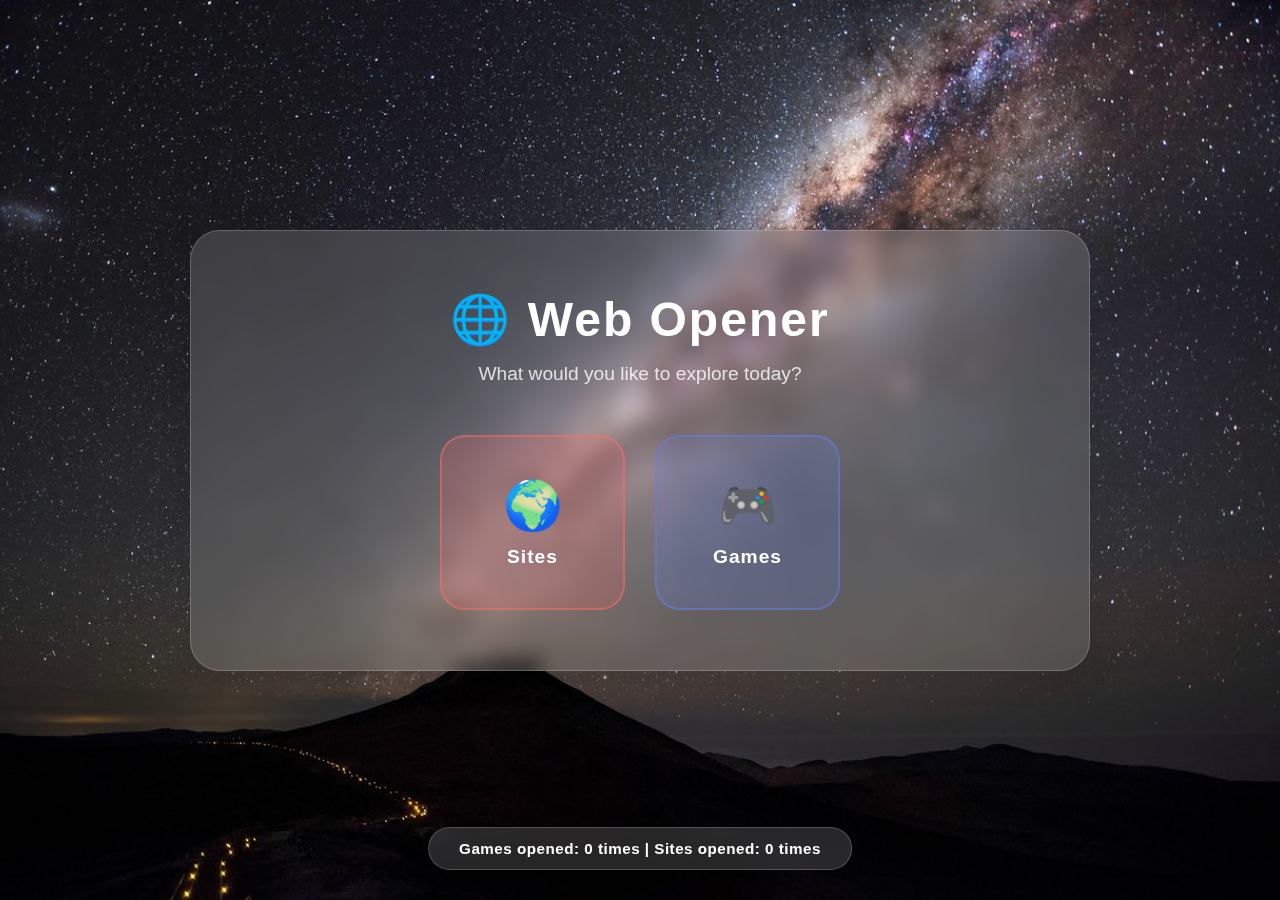
<file: WebOpener_Pers/index.html>
<!DOCTYPE html>
<html lang="en">
<head>
    <meta charset="UTF-8">
    <meta name="viewport" content="width=device-width, initial-scale=1.0">
    <title>Web Opener - Your Gateway to the Web 🌐</title>
    <link rel="stylesheet" href="styles.css">
</head>
<body>
    <div class="container">
        <div class="glass-card center-content">
            <h1 class="title">🌐 Web Opener</h1>
            <p class="subtitle">What would you like to explore today?</p>
            
            <div class="button-grid">
                <a href="sites.html" class="btn btn-primary">
                    <span class="btn-emoji">🌍</span>
                    <span class="btn-text">Sites</span>
                </a>
                <a href="games.html" class="btn btn-secondary">
                    <span class="btn-emoji">🎮</span>
                    <span class="btn-text">Games</span>
                </a>
            </div>
        </div>
    </div>

    <!-- Stats Tracker -->
    <div id="statsTracker">Games opened: 0 times | Sites opened: 0 times</div>

    <script src="tracker.js"></script>
    <script src="animations.js"></script>
    <script src="utils.js"></script>
    <script>
        // Initialize tracker display on page load
        window.addEventListener('load', () => {
            tracker.updateDisplay();
        });
    </script>
</body>
</html>
</file>
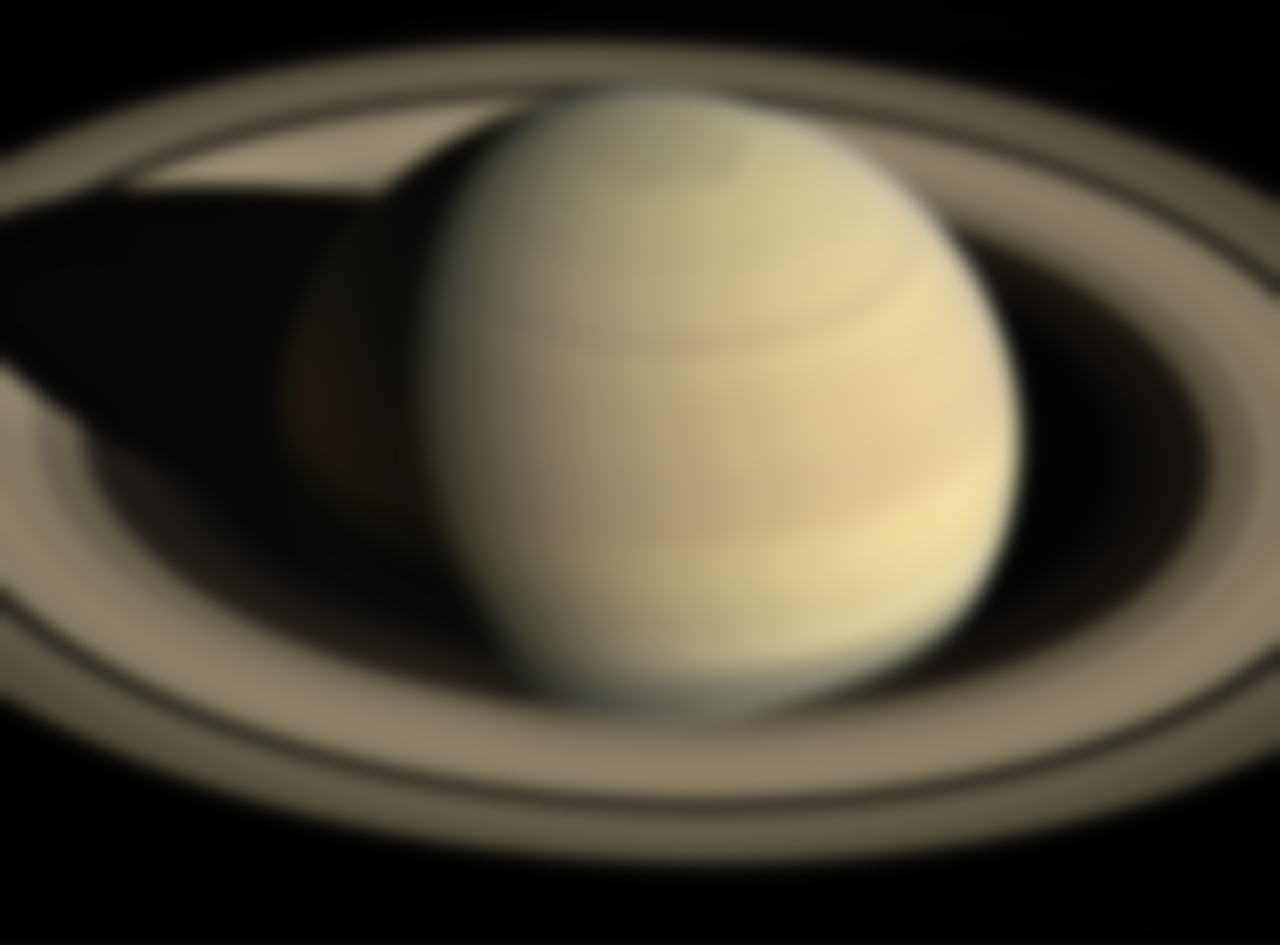
<file: Data_types_count/HTMLREAD/index.html>
<!DOCTYPE html>
<html lang="en">
<head>
    <meta charset="UTF-8">
    <meta name="viewport" content="width=device-width, initial-scale=1.0">
    <title>System Scanner - Readme</title>
    <link rel="stylesheet" href="style.css">
</head>
<body>
    <div class="background-overlay"></div>
    
    <main class="glass-container">
        <div class="content">
            <h1 class="title">System Scanner Tool</h1>
            <p class="subtitle">Advanced Python Analysis Suite</p>
            
            <div class="divider"></div>
            
            <div class="features">
                <div class="feature-item">
                    <h3>Local Scan</h3>
                    <p>Analyze current directory files and statistics.</p>
                </div>
                <div class="feature-item">
                    <h3>Full System</h3>
                    <p>Complete recursive scan of all connected drives.</p>
                </div>
                <div class="feature-item">
                    <h3>Program List</h3>
                    <p>Registry & Steam game detection with size analysis.</p>
                </div>
            </div>

            <div class="footer">
                <p>Created by Radoslaw | Powered by Python</p>
            </div>
        </div>
    </main>

    <script src="script.js"></script>
</body>
</html>
</file>
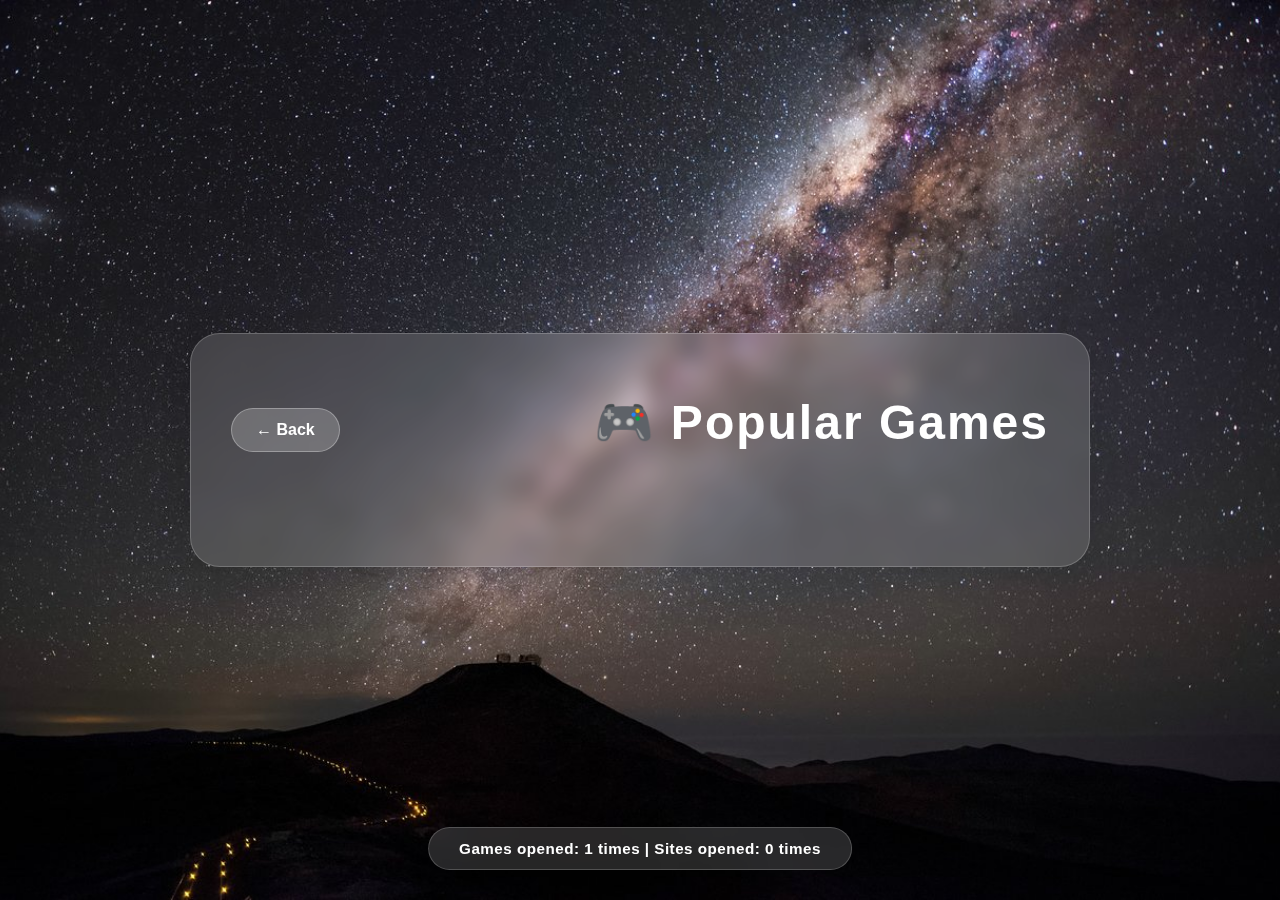
<file: WebOpener_Pers/games.html>
<!DOCTYPE html>
<html lang="en">
<head>
    <meta charset="UTF-8">
    <meta name="viewport" content="width=device-width, initial-scale=1.0">
    <title>🎮 Games - Web Opener</title>
    <link rel="stylesheet" href="styles.css">
</head>
<body>
    <div class="container">
        <div class="glass-card">
            <div class="header">
                <a href="index.html" class="back-btn">← Back</a>
                <h1 class="title">🎮 Popular Games</h1>
            </div>

            <div class="games-grid" id="gamesContainer">
                <!-- Games will be generated by JavaScript -->
            </div>
        </div>
    </div>

    <!-- Stats Tracker -->
    <div id="statsTracker">Games opened: 0 times | Sites opened: 0 times</div>

    <script src="tracker.js"></script>
    <script src="animations.js"></script>
    <script src="utils.js"></script>
    <script>
        document.addEventListener('DOMContentLoaded', () => {
            // Increment games counter when page loads
            tracker.incrementGames();

            // Render games
            const container = document.getElementById('gamesContainer');
            utils.renderItems(container, utils.gamesData, 'game-link');
        });
    </script>
</body>
</html>
</file>
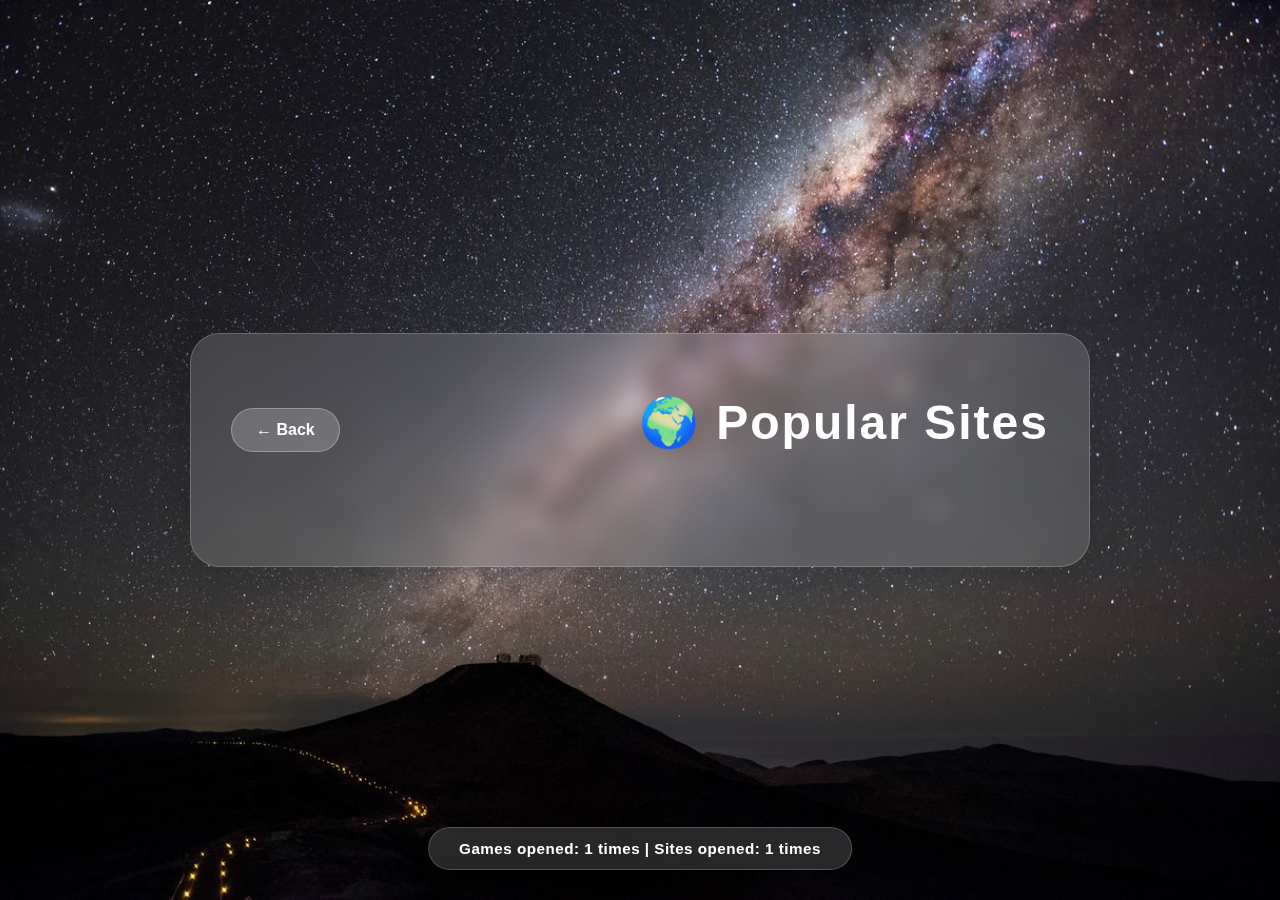
<file: WebOpener_Pers/sites.html>
<!DOCTYPE html>
<html lang="en">
<head>
    <meta charset="UTF-8">
    <meta name="viewport" content="width=device-width, initial-scale=1.0">
    <title>📱 Sites - Web Opener</title>
    <link rel="stylesheet" href="styles.css">
</head>
<body>
    <div class="container">
        <div class="glass-card">
            <div class="header">
                <a href="index.html" class="back-btn">← Back</a>
                <h1 class="title">🌍 Popular Sites</h1>
            </div>

            <div class="sites-grid" id="sitesContainer">
                <!-- Sites will be generated by JavaScript -->
            </div>
        </div>
    </div>

    <!-- Stats Tracker -->
    <div id="statsTracker">Games opened: 0 times | Sites opened: 0 times</div>

    <script src="tracker.js"></script>
    <script src="animations.js"></script>
    <script src="utils.js"></script>
    <script>
        document.addEventListener('DOMContentLoaded', () => {
            // Increment sites counter when page loads
            tracker.incrementSites();

            // Render sites
            const container = document.getElementById('sitesContainer');
            utils.renderItems(container, utils.sitesData, 'site-link');
        });
    </script>
</body>
</html>
</file>
<file: WebOpener_Pers/styles.css>
/* ===== Global Styles ===== */
* {
    margin: 0;
    padding: 0;
    box-sizing: border-box;
}

body {
    font-family: 'Segoe UI', Tahoma, Geneva, Verdana, sans-serif;
    background: url('_DSC7159-CC.jpg') center / cover no-repeat fixed;
    background-attachment: fixed;
    min-height: 100vh;
    display: flex;
    justify-content: center;
    align-items: center;
    overflow-x: hidden;
    position: relative;
}

/* ===== Container & Layout ===== */
.container {
    width: 100%;
    display: flex;
    justify-content: center;
    align-items: center;
    padding: 20px;
    min-height: 100vh;
}

.center-content {
    display: flex;
    flex-direction: column;
    justify-content: center;
    align-items: center;
    text-align: center;
}

/* ===== Glass Card Effect ===== */
.glass-card {
    background: rgba(255, 255, 255, 0.15);
    backdrop-filter: blur(10px);
    border-radius: 30px;
    padding: 60px 40px;
    max-width: 900px;
    width: 100%;
    box-shadow: 0 8px 32px rgba(0, 0, 0, 0.1);
    border: 1px solid rgba(255, 255, 255, 0.2);
    animation: slideUp 0.6s ease-out;
}

@keyframes slideUp {
    from {
        opacity: 0;
        transform: translateY(30px);
    }
    to {
        opacity: 1;
        transform: translateY(0);
    }
}

/* ===== Typography ===== */
.title {
    font-size: 3rem;
    color: white;
    margin-bottom: 15px;
    font-weight: 700;
    letter-spacing: 2px;
}

.subtitle {
    font-size: 1.2rem;
    color: rgba(255, 255, 255, 0.8);
    margin-bottom: 50px;
}

.header {
    display: flex;
    align-items: center;
    justify-content: space-between;
    margin-bottom: 40px;
    flex-wrap: wrap;
    gap: 20px;
}

/* ===== Back Button ===== */
.back-btn {
    background: rgba(255, 255, 255, 0.2);
    color: white;
    padding: 12px 24px;
    border-radius: 25px;
    text-decoration: none;
    transition: all 0.3s ease;
    font-weight: 600;
    border: 1px solid rgba(255, 255, 255, 0.3);
}

.back-btn:hover {
    background: rgba(255, 255, 255, 0.3);
    transform: translateX(-5px);
    box-shadow: 0 4px 15px rgba(0, 0, 0, 0.2);
}

/* ===== Button Grid (Index Page) ===== */
.button-grid {
    display: grid;
    grid-template-columns: 1fr 1fr;
    gap: 30px;
    width: 100%;
    max-width: 400px;
}

.btn {
    display: flex;
    flex-direction: column;
    align-items: center;
    justify-content: center;
    padding: 40px 30px;
    border-radius: 25px;
    text-decoration: none;
    transition: all 0.4s cubic-bezier(0.175, 0.885, 0.32, 1.275);
    border: 2px solid rgba(255, 255, 255, 0.3);
    color: white;
    font-weight: 600;
    font-size: 1.1rem;
}

.btn-emoji {
    font-size: 3rem;
    margin-bottom: 12px;
    display: inline-block;
    transition: all 0.4s ease;
}

.btn-text {
    font-size: 1.2rem;
    letter-spacing: 1px;
}

.btn-primary {
    background: rgba(255, 107, 107, 0.2);
    border-color: rgba(255, 107, 107, 0.5);
}

.btn-primary:hover {
    background: rgba(255, 107, 107, 0.4);
    transform: scale(1.08) translateY(-5px);
    box-shadow: 0 15px 35px rgba(255, 107, 107, 0.3);
}

.btn-primary:hover .btn-emoji {
    transform: scale(1.2) rotate(10deg);
}

.btn-secondary {
    background: rgba(102, 126, 234, 0.2);
    border-color: rgba(102, 126, 234, 0.5);
}

.btn-secondary:hover {
    background: rgba(102, 126, 234, 0.4);
    transform: scale(1.08) translateY(-5px);
    box-shadow: 0 15px 35px rgba(102, 126, 234, 0.3);
}

.btn-secondary:hover .btn-emoji {
    transform: scale(1.2) rotate(-10deg);
}

/* ===== Sites & Games Grid ===== */
.sites-grid,
.games-grid {
    display: grid;
    grid-template-columns: repeat(auto-fit, minmax(150px, 1fr));
    gap: 25px;
    width: 100%;
}

/* ===== Site Link ===== */
.site-link,
.game-link {
    display: flex;
    flex-direction: column;
    align-items: center;
    justify-content: center;
    padding: 30px 20px;
    background: rgba(255, 255, 255, 0.1);
    border-radius: 20px;
    text-decoration: none;
    color: white;
    transition: all 0.3s cubic-bezier(0.175, 0.885, 0.32, 1.275);
    border: 1px solid rgba(255, 255, 255, 0.2);
    cursor: pointer;
    font-weight: 600;
}

.site-link:hover,
.game-link:hover {
    background: rgba(255, 255, 255, 0.25);
    transform: scale(1.15) translateY(-8px);
    box-shadow: 0 15px 35px rgba(0, 0, 0, 0.2);
    border-color: rgba(255, 255, 255, 0.4);
}

/* ===== Icon Styling ===== */
.site-icon,
.game-icon {
    font-size: 3rem;
    margin-bottom: 12px;
    transition: all 0.4s ease;
}

.site-link:hover .site-icon,
.game-link:hover .game-icon {
    transform: scale(1.3) rotate(10deg);
    filter: drop-shadow(0 0 10px rgba(255, 255, 255, 0.6));
}

.site-name,
.game-name {
    font-size: 0.95rem;
    letter-spacing: 0.5px;
    text-align: center;
}

/* ===== Mobile Responsiveness ===== */
@media (max-width: 768px) {
    .glass-card {
        padding: 40px 25px;
        border-radius: 20px;
    }

    .title {
        font-size: 2rem;
    }

    .subtitle {
        font-size: 1rem;
        margin-bottom: 30px;
    }

    .button-grid {
        grid-template-columns: 1fr;
        gap: 20px;
        max-width: 100%;
    }

    .btn {
        padding: 30px 20px;
    }

    .btn-emoji {
        font-size: 2.5rem;
        margin-bottom: 8px;
    }

    .btn-text {
        font-size: 1rem;
    }

    .sites-grid,
    .games-grid {
        grid-template-columns: repeat(auto-fit, minmax(120px, 1fr));
        gap: 15px;
    }

    .site-link,
    .game-link {
        padding: 20px 15px;
        border-radius: 15px;
    }

    .site-icon,
    .game-icon {
        font-size: 2.5rem;
        margin-bottom: 8px;
    }

    .site-name,
    .game-name {
        font-size: 0.85rem;
    }

    .header {
        justify-content: center;
        margin-bottom: 30px;
    }

    .back-btn {
        padding: 10px 20px;
        font-size: 0.9rem;
    }
}

@media (max-width: 480px) {
    .glass-card {
        padding: 30px 15px;
    }

    .title {
        font-size: 1.5rem;
    }

    .subtitle {
        font-size: 0.9rem;
        margin-bottom: 20px;
    }

    .sites-grid,
    .games-grid {
        grid-template-columns: repeat(auto-fit, minmax(100px, 1fr));
        gap: 12px;
    }

    .site-link,
    .game-link {
        padding: 15px 10px;
        border-radius: 12px;
    }

    .site-icon,
    .game-icon {
        font-size: 2rem;
        margin-bottom: 5px;
    }

    .site-name,
    .game-name {
        font-size: 0.75rem;
    }

    .btn {
        padding: 25px 15px;
    }

    .btn-emoji {
        font-size: 2rem;
    }

    .btn-text {
        font-size: 0.95rem;
    }
}

/* ===== Smooth Transitions ===== */
a {
    transition: all 0.3s ease;
}

/* ===== Animation for Page Load ===== */
@keyframes fadeIn {
    from {
        opacity: 0;
    }
    to {
        opacity: 1;
    }
}

body {
    animation: fadeIn 0.5s ease-in;
}

/* ===== Stats Tracker ===== */
#statsTracker {
    position: fixed;
    bottom: 30px;
    left: 50%;
    transform: translateX(-50%);
    background: rgba(255, 255, 255, 0.15);
    backdrop-filter: blur(10px);
    color: white;
    padding: 12px 30px;
    border-radius: 25px;
    font-size: 0.95rem;
    font-weight: 600;
    border: 1px solid rgba(255, 255, 255, 0.2);
    letter-spacing: 0.5px;
    animation: slideUp 0.6s ease-out;
    z-index: 1000;
    white-space: nowrap;
}

@media (max-width: 768px) {
    #statsTracker {
        bottom: 20px;
        padding: 10px 20px;
        font-size: 0.85rem;
    }
}

@media (max-width: 480px) {
    #statsTracker {
        bottom: 15px;
        padding: 8px 15px;
        font-size: 0.75rem;
        white-space: normal;
        max-width: 90vw;
        text-align: center;
    }
}
</file>
<file: Data_types_count/HTMLREAD/style.css>
@import url('https://fonts.googleapis.com/css2?family=Inter:wght@300;400;600;800&display=swap');

* {
    margin: 0;
    padding: 0;
    box-sizing: border-box;
}

body {
    font-family: 'Inter', sans-serif;
    height: 100vh;
    width: 100vw;
    overflow: hidden;
    display: flex;
    justify-content: center;
    align-items: center;
    background-color: #0f0f13;
    color: white;
}

/* Background Placeholder - User will provide wallpaper */
body::before {
    content: '';
    position: absolute;
    top: 0;
    left: 0;
    width: 100%;
    height: 100%;
    background: url('pic.png') no-repeat center center/cover;
    z-index: -2;
    filter: blur(5px);
    /* Add blur to the image itself if desired, or rely on overlay */
    transform: scale(1.1);
    /* Scale up slightly to avoid white edges during any movement */
}

/* Extra blur layer for the background */
.background-overlay {
    position: absolute;
    top: 0;
    left: 0;
    width: 100%;
    height: 100%;
    backdrop-filter: blur(8px);
    /* Initial blur of the raw background */
    z-index: -1;
}

@keyframes gradientBG {
    0% {
        background-position: 0% 50%;
    }

    50% {
        background-position: 100% 50%;
    }

    100% {
        background-position: 0% 50%;
    }
}

.glass-container {
    width: 800px;
    padding: 3rem;
    background: rgba(255, 255, 255, 0.03);
    border-radius: 24px;
    border: 1px solid rgba(255, 255, 255, 0.1);
    box-shadow: 0 8px 32px 0 rgba(0, 0, 0, 0.37);
    backdrop-filter: blur(20px);
    -webkit-backdrop-filter: blur(20px);
    transform: translateY(30px);
    opacity: 0;
    animation: floatUp 1s cubic-bezier(0.2, 0.8, 0.2, 1) forwards;
    transition: transform 0.1s ease-out, box-shadow 0.3s ease;
}

.glass-container:hover {
    box-shadow: 0 15px 45px 0 rgba(0, 0, 0, 0.5);
    border-color: rgba(255, 255, 255, 0.2);
}

@keyframes floatUp {
    to {
        transform: translateY(0);
        opacity: 1;
    }
}

.content {
    text-align: center;
}

.title {
    font-size: 3.5rem;
    font-weight: 800;
    background: linear-gradient(to right, #fff, #a5b4fc);
    -webkit-background-clip: text;
    -webkit-text-fill-color: transparent;
    margin-bottom: 0.5rem;
    letter-spacing: -1px;
}

.subtitle {
    font-size: 1.2rem;
    color: rgba(255, 255, 255, 0.6);
    font-weight: 300;
}

.divider {
    height: 1px;
    width: 100px;
    background: linear-gradient(90deg, transparent, rgba(255, 255, 255, 0.3), transparent);
    margin: 2rem auto;
}

.features {
    display: grid;
    grid-template-columns: repeat(3, 1fr);
    gap: 1.5rem;
    margin-top: 2rem;
}

.feature-item {
    background: rgba(255, 255, 255, 0.03);
    padding: 1.5rem;
    border-radius: 16px;
    transition: all 0.3s ease;
    border: 1px solid transparent;
}

.feature-item:hover {
    transform: translateY(-5px);
    background: rgba(255, 255, 255, 0.08);
    border-color: rgba(167, 139, 250, 0.3);
}

.feature-item h3 {
    font-size: 1.1rem;
    margin-bottom: 0.5rem;
    color: #e0e7ff;
}

.feature-item p {
    font-size: 0.9rem;
    color: rgba(255, 255, 255, 0.5);
    line-height: 1.4;
}

.footer {
    margin-top: 3rem;
    font-size: 0.8rem;
    color: rgba(255, 255, 255, 0.3);
}
</file>
